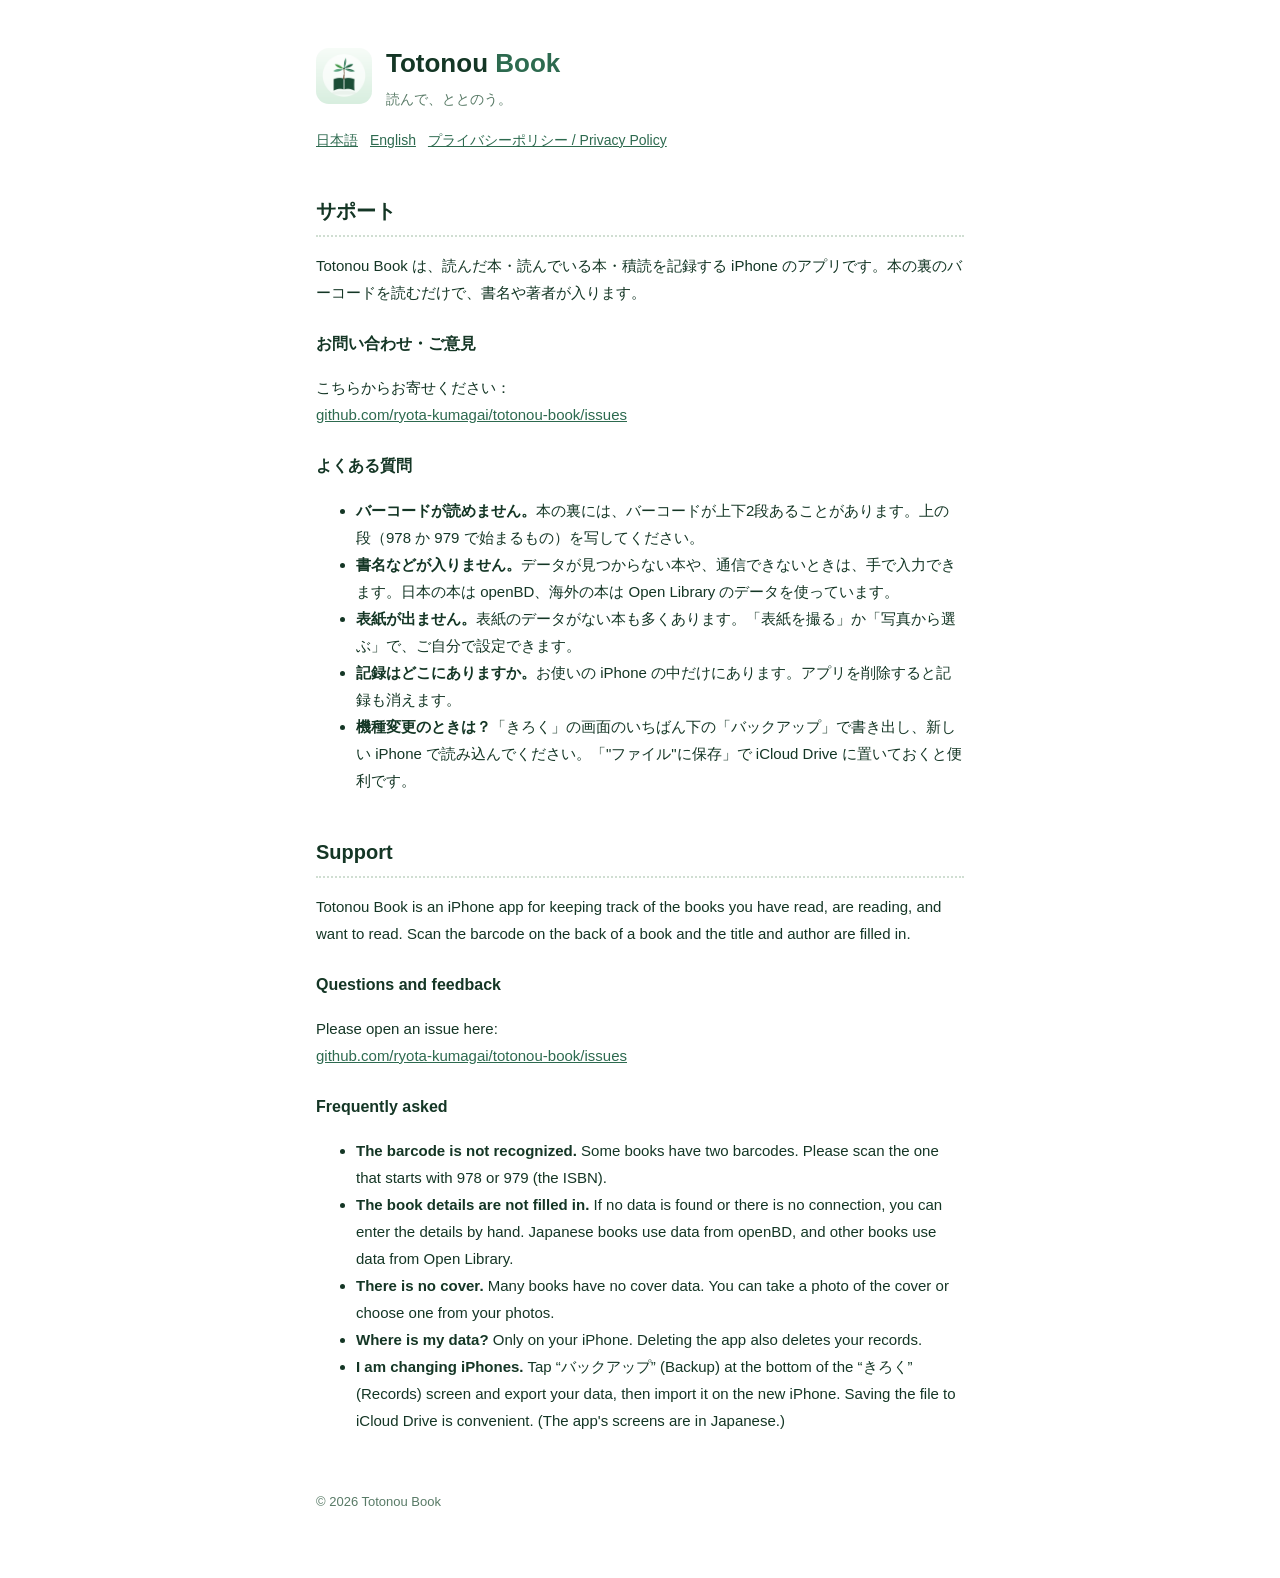
<file: index.html>
<!doctype html>
<html lang="ja">
<head>
<meta charset="utf-8">
<meta name="viewport" content="width=device-width, initial-scale=1">
<title>Totonou Book – サポート / Support</title>
<link rel="stylesheet" href="style.css">
</head>
<body>
<main>
  <header>
    <img class="icon" src="icon.png" alt="">
    <div><h1>Totonou <span>Book</span></h1><p class="tagline">読んで、ととのう。</p></div>
  </header>
  <nav><a href="#ja">日本語</a><a href="#en">English</a><a href="privacy.html">プライバシーポリシー / Privacy Policy</a></nav>

  <section id="ja">
    <h2>サポート</h2>
    <p>Totonou Book は、読んだ本・読んでいる本・積読を記録する iPhone のアプリです。本の裏のバーコードを読むだけで、書名や著者が入ります。</p>
    <h3>お問い合わせ・ご意見</h3>
    <p>こちらからお寄せください：<br>
      <a href="https://github.com/ryota-kumagai/totonou-book/issues">github.com/ryota-kumagai/totonou-book/issues</a></p>
    <h3>よくある質問</h3>
    <ul>
      <li><b>バーコードが読めません。</b>本の裏には、バーコードが上下2段あることがあります。上の段（978 か 979 で始まるもの）を写してください。</li>
      <li><b>書名などが入りません。</b>データが見つからない本や、通信できないときは、手で入力できます。日本の本は openBD、海外の本は Open Library のデータを使っています。</li>
      <li><b>表紙が出ません。</b>表紙のデータがない本も多くあります。「表紙を撮る」か「写真から選ぶ」で、ご自分で設定できます。</li>
      <li><b>記録はどこにありますか。</b>お使いの iPhone の中だけにあります。アプリを削除すると記録も消えます。</li>
      <li><b>機種変更のときは？</b>「きろく」の画面のいちばん下の「バックアップ」で書き出し、新しい iPhone で読み込んでください。「"ファイル"に保存」で iCloud Drive に置いておくと便利です。</li>
    </ul>
  </section>

  <section id="en" lang="en">
    <h2>Support</h2>
    <p>Totonou Book is an iPhone app for keeping track of the books you have read, are reading, and want to read. Scan the barcode on the back of a book and the title and author are filled in.</p>
    <h3>Questions and feedback</h3>
    <p>Please open an issue here:<br>
      <a href="https://github.com/ryota-kumagai/totonou-book/issues">github.com/ryota-kumagai/totonou-book/issues</a></p>
    <h3>Frequently asked</h3>
    <ul>
      <li><b>The barcode is not recognized.</b> Some books have two barcodes. Please scan the one that starts with 978 or 979 (the ISBN).</li>
      <li><b>The book details are not filled in.</b> If no data is found or there is no connection, you can enter the details by hand. Japanese books use data from openBD, and other books use data from Open Library.</li>
      <li><b>There is no cover.</b> Many books have no cover data. You can take a photo of the cover or choose one from your photos.</li>
      <li><b>Where is my data?</b> Only on your iPhone. Deleting the app also deletes your records.</li>
      <li><b>I am changing iPhones.</b> Tap “バックアップ” (Backup) at the bottom of the “きろく” (Records) screen and export your data, then import it on the new iPhone. Saving the file to iCloud Drive is convenient. (The app's screens are in Japanese.)</li>
    </ul>
  </section>

  <footer>© 2026 Totonou Book</footer>
</main>
</body>
</html>
</file>
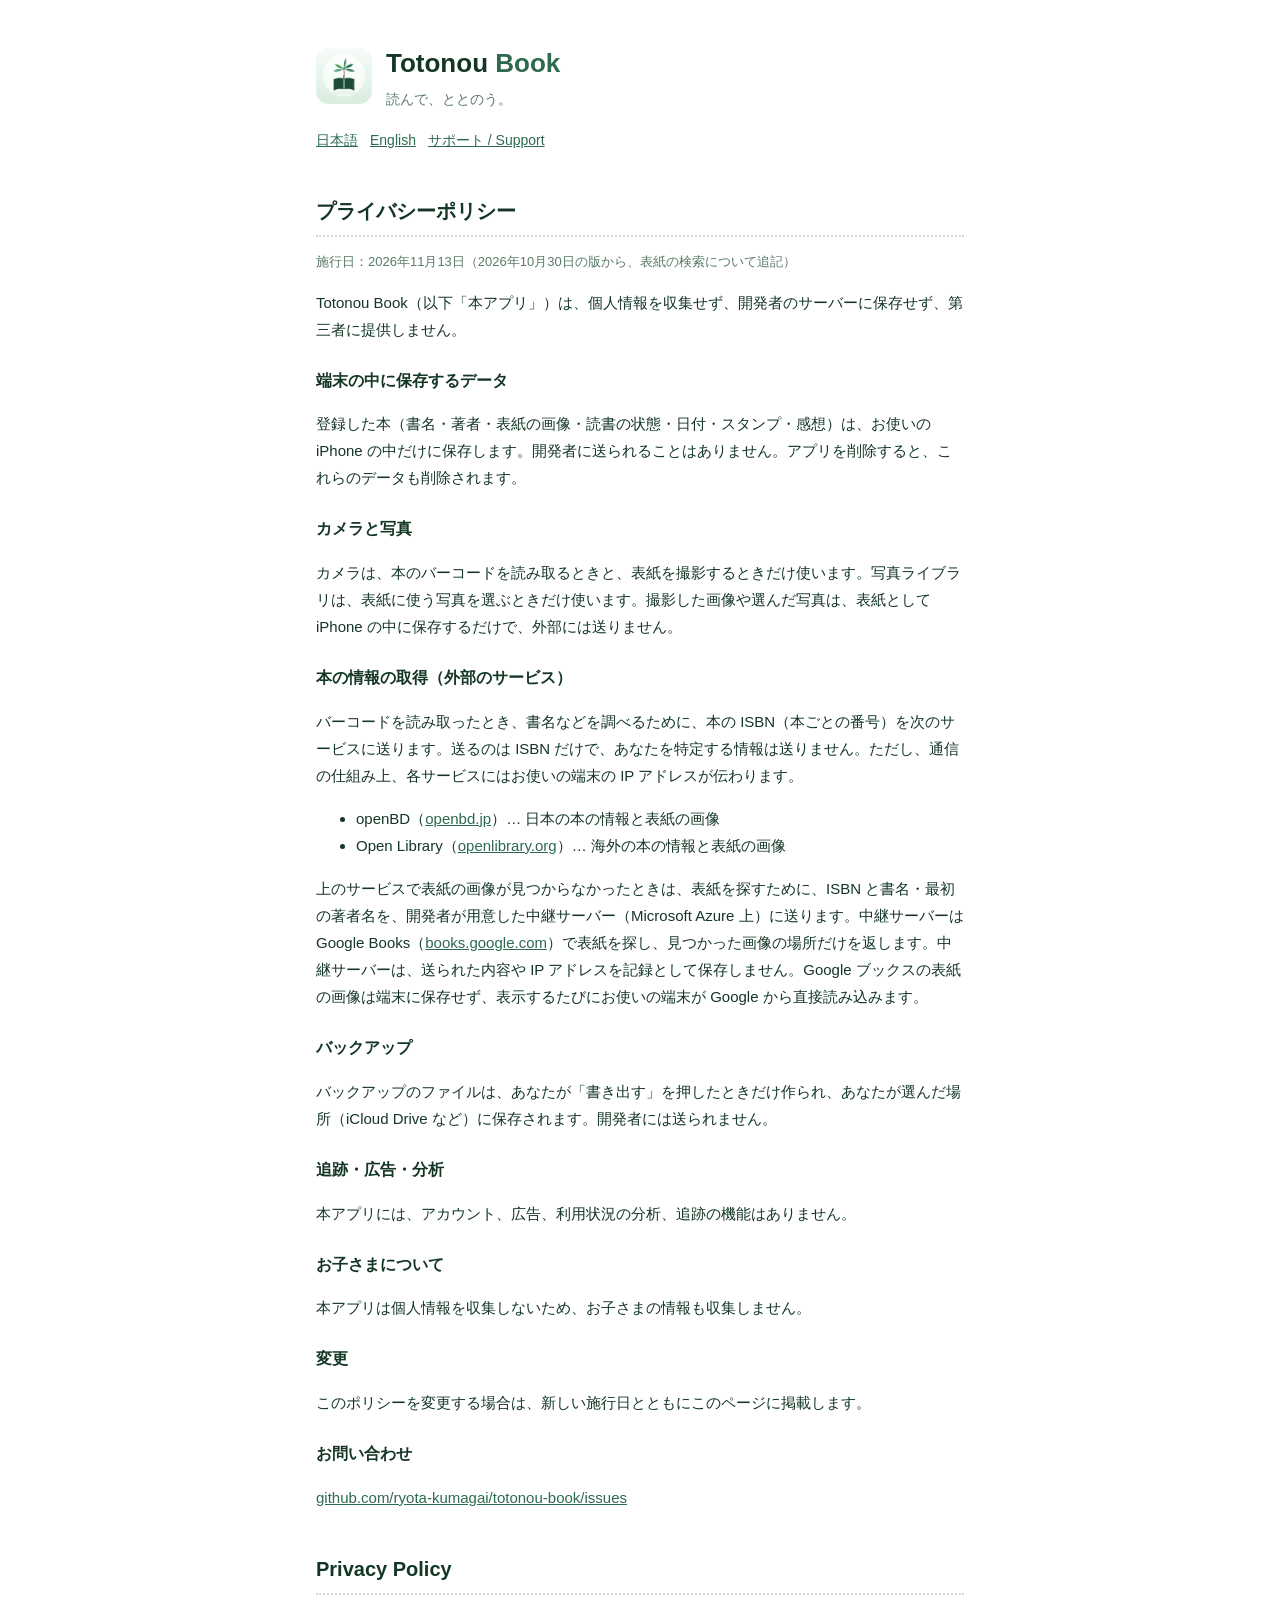
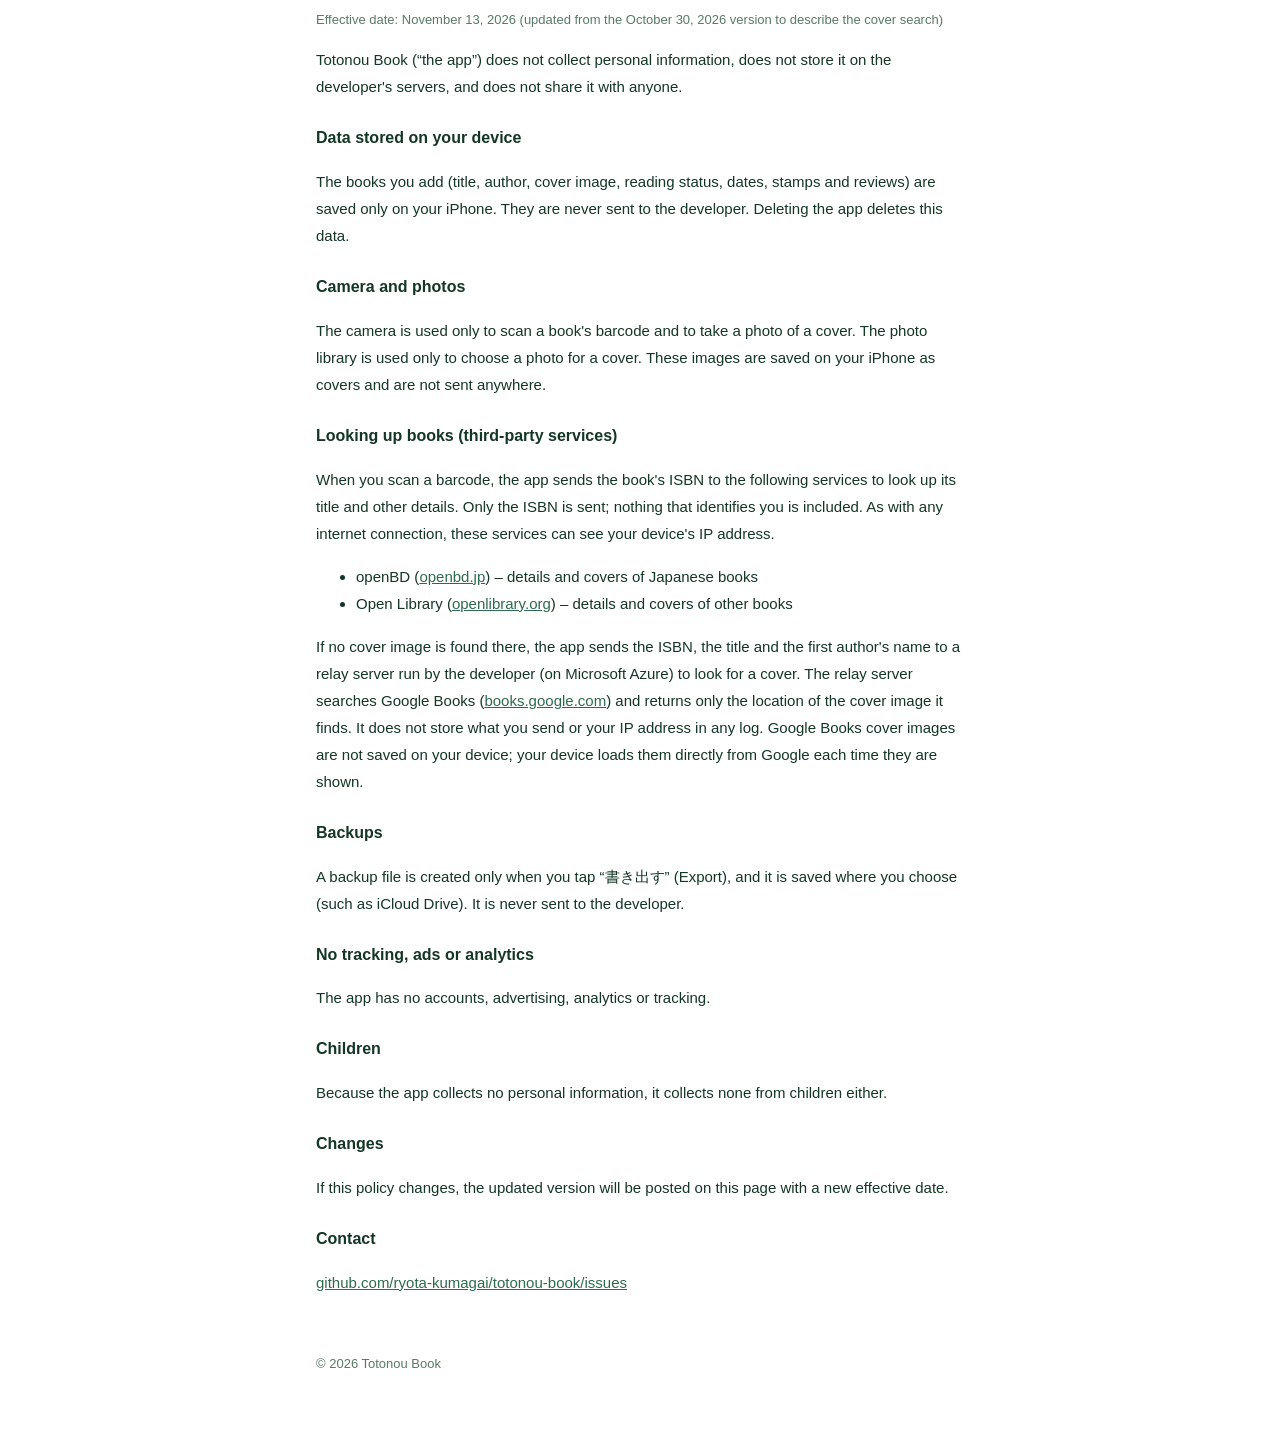
<file: privacy.html>
<!doctype html>
<html lang="ja">
<head>
<meta charset="utf-8">
<meta name="viewport" content="width=device-width, initial-scale=1">
<title>Totonou Book – プライバシーポリシー / Privacy Policy</title>
<link rel="stylesheet" href="style.css">
</head>
<body>
<main>
  <header>
    <img class="icon" src="icon.png" alt="">
    <div><h1>Totonou <span>Book</span></h1><p class="tagline">読んで、ととのう。</p></div>
  </header>
  <nav><a href="#ja">日本語</a><a href="#en">English</a><a href="index.html">サポート / Support</a></nav>

  <section id="ja">
    <h2>プライバシーポリシー</h2>
    <p class="note">施行日：2026年11月13日（2026年10月30日の版から、表紙の検索について追記）</p>
    <p>Totonou Book（以下「本アプリ」）は、個人情報を収集せず、開発者のサーバーに保存せず、第三者に提供しません。</p>
    <h3>端末の中に保存するデータ</h3>
    <p>登録した本（書名・著者・表紙の画像・読書の状態・日付・スタンプ・感想）は、お使いの iPhone の中だけに保存します。開発者に送られることはありません。アプリを削除すると、これらのデータも削除されます。</p>
    <h3>カメラと写真</h3>
    <p>カメラは、本のバーコードを読み取るときと、表紙を撮影するときだけ使います。写真ライブラリは、表紙に使う写真を選ぶときだけ使います。撮影した画像や選んだ写真は、表紙として iPhone の中に保存するだけで、外部には送りません。</p>
    <h3>本の情報の取得（外部のサービス）</h3>
    <p>バーコードを読み取ったとき、書名などを調べるために、本の ISBN（本ごとの番号）を次のサービスに送ります。送るのは ISBN だけで、あなたを特定する情報は送りません。ただし、通信の仕組み上、各サービスにはお使いの端末の IP アドレスが伝わります。</p>
    <ul>
      <li>openBD（<a href="https://openbd.jp/">openbd.jp</a>）… 日本の本の情報と表紙の画像</li>
      <li>Open Library（<a href="https://openlibrary.org/">openlibrary.org</a>）… 海外の本の情報と表紙の画像</li>
    </ul>
    <p>上のサービスで表紙の画像が見つからなかったときは、表紙を探すために、ISBN と書名・最初の著者名を、開発者が用意した中継サーバー（Microsoft Azure 上）に送ります。中継サーバーは Google Books（<a href="https://books.google.com/">books.google.com</a>）で表紙を探し、見つかった画像の場所だけを返します。中継サーバーは、送られた内容や IP アドレスを記録として保存しません。Google ブックスの表紙の画像は端末に保存せず、表示するたびにお使いの端末が Google から直接読み込みます。</p>
    <h3>バックアップ</h3>
    <p>バックアップのファイルは、あなたが「書き出す」を押したときだけ作られ、あなたが選んだ場所（iCloud Drive など）に保存されます。開発者には送られません。</p>
    <h3>追跡・広告・分析</h3>
    <p>本アプリには、アカウント、広告、利用状況の分析、追跡の機能はありません。</p>
    <h3>お子さまについて</h3>
    <p>本アプリは個人情報を収集しないため、お子さまの情報も収集しません。</p>
    <h3>変更</h3>
    <p>このポリシーを変更する場合は、新しい施行日とともにこのページに掲載します。</p>
    <h3>お問い合わせ</h3>
    <p><a href="https://github.com/ryota-kumagai/totonou-book/issues">github.com/ryota-kumagai/totonou-book/issues</a></p>
  </section>

  <section id="en" lang="en">
    <h2>Privacy Policy</h2>
    <p class="note">Effective date: November 13, 2026 (updated from the October 30, 2026 version to describe the cover search)</p>
    <p>Totonou Book (“the app”) does not collect personal information, does not store it on the developer's servers, and does not share it with anyone.</p>
    <h3>Data stored on your device</h3>
    <p>The books you add (title, author, cover image, reading status, dates, stamps and reviews) are saved only on your iPhone. They are never sent to the developer. Deleting the app deletes this data.</p>
    <h3>Camera and photos</h3>
    <p>The camera is used only to scan a book's barcode and to take a photo of a cover. The photo library is used only to choose a photo for a cover. These images are saved on your iPhone as covers and are not sent anywhere.</p>
    <h3>Looking up books (third-party services)</h3>
    <p>When you scan a barcode, the app sends the book's ISBN to the following services to look up its title and other details. Only the ISBN is sent; nothing that identifies you is included. As with any internet connection, these services can see your device's IP address.</p>
    <ul>
      <li>openBD (<a href="https://openbd.jp/">openbd.jp</a>) – details and covers of Japanese books</li>
      <li>Open Library (<a href="https://openlibrary.org/">openlibrary.org</a>) – details and covers of other books</li>
    </ul>
    <p>If no cover image is found there, the app sends the ISBN, the title and the first author's name to a relay server run by the developer (on Microsoft Azure) to look for a cover. The relay server searches Google Books (<a href="https://books.google.com/">books.google.com</a>) and returns only the location of the cover image it finds. It does not store what you send or your IP address in any log. Google Books cover images are not saved on your device; your device loads them directly from Google each time they are shown.</p>
    <h3>Backups</h3>
    <p>A backup file is created only when you tap “書き出す” (Export), and it is saved where you choose (such as iCloud Drive). It is never sent to the developer.</p>
    <h3>No tracking, ads or analytics</h3>
    <p>The app has no accounts, advertising, analytics or tracking.</p>
    <h3>Children</h3>
    <p>Because the app collects no personal information, it collects none from children either.</p>
    <h3>Changes</h3>
    <p>If this policy changes, the updated version will be posted on this page with a new effective date.</p>
    <h3>Contact</h3>
    <p><a href="https://github.com/ryota-kumagai/totonou-book/issues">github.com/ryota-kumagai/totonou-book/issues</a></p>
  </section>

  <footer>© 2026 Totonou Book</footer>
</main>
</body>
</html>
</file>
<file: style.css>
:root { --bg: #ffffff; --card: #effdf1; --text: #143625; --sub: #587a66; --accent: #2d6a4f; --line: #d0ded2; }
* { box-sizing: border-box; }
body { margin: 0; background: var(--bg); color: var(--text);
  font-family: -apple-system, "Hiragino Sans", "Noto Sans JP", sans-serif; line-height: 1.8; }
main { max-width: 680px; margin: 0 auto; padding: 40px 16px 64px; }
header { display: flex; align-items: center; gap: 14px; margin-bottom: 8px; }
.icon { width: 56px; height: 56px; border-radius: 13px; flex: none; }
h1 { font-size: 26px; margin: 0; }
h1 span { color: var(--accent); }
.tagline { color: var(--sub); font-size: 14px; margin: 0; }
h2 { font-size: 20px; margin: 40px 0 8px; padding-bottom: 6px; border-bottom: 2px dotted var(--line); }
h3 { font-size: 16px; margin: 24px 0 4px; }
p, li { font-size: 15px; }
a { color: var(--accent); }
nav { font-size: 14px; color: var(--sub); margin: 16px 0 24px; }
nav a { margin-right: 12px; }
.note { color: var(--sub); font-size: 13px; }
footer { margin-top: 56px; color: var(--sub); font-size: 13px; }
</file>
